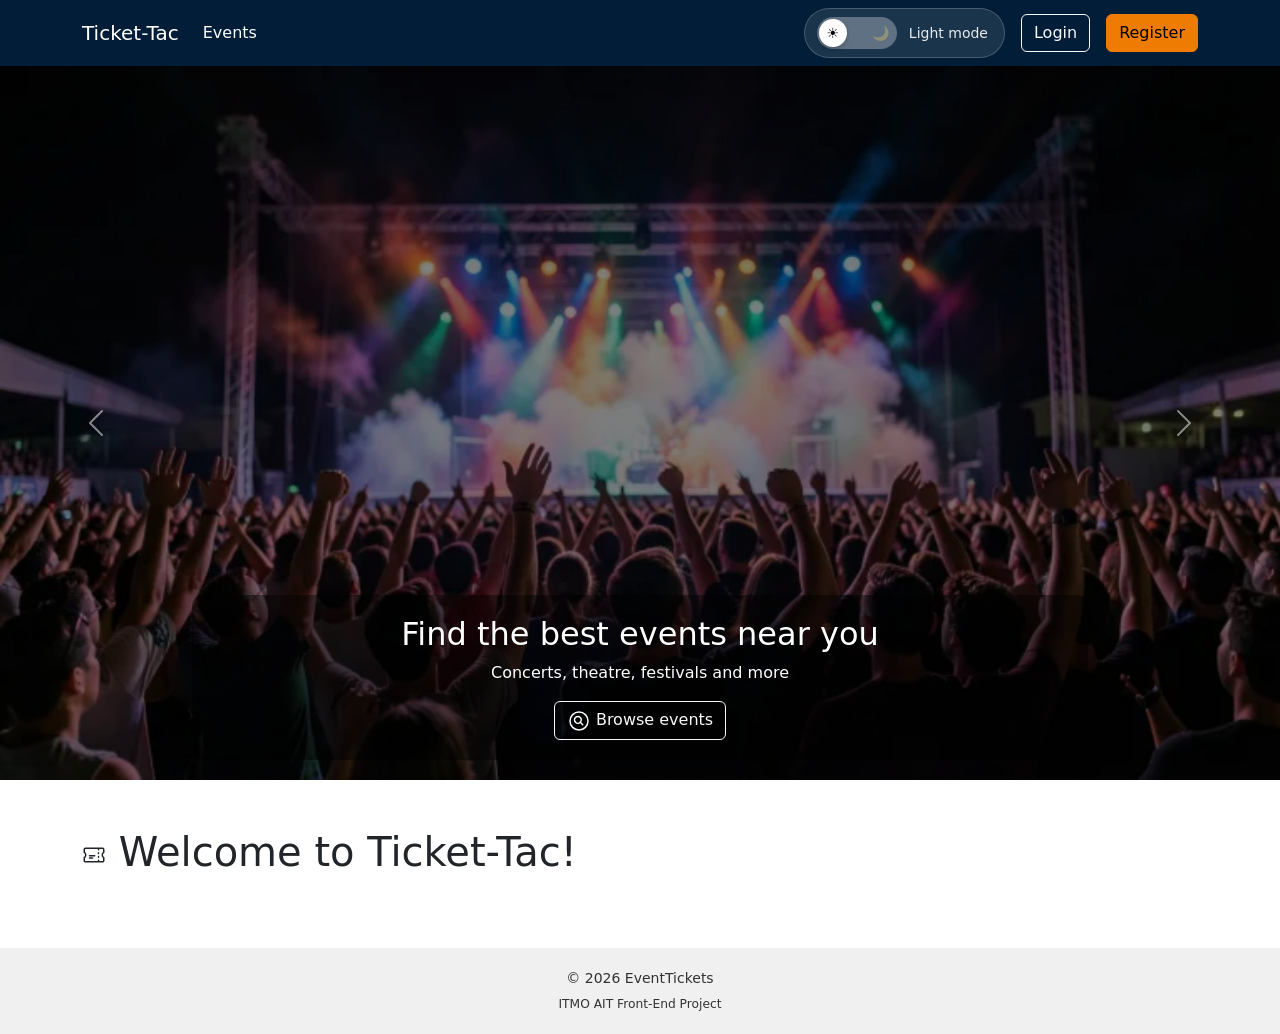
<file: J3211/Левандо Ксения/labs/lab1/index.html>
<!DOCTYPE html>
<html lang="en">
<head>
    <meta charset="UTF-8">
    <meta name="viewport" content="width=device-width, initial-scale=1.0">
    <meta name="description" content="Buy event tickets online. Wide selection of events: concert, festivals, sports event etc. Fast checkout, secure payment, instant e-tickets.">
    <title> ticket-tac.com </title>
    <link href="https://cdn.jsdelivr.net/npm/bootstrap@5.3.8/dist/css/bootstrap.min.css" rel="stylesheet" integrity="sha384-sRIl4kxILFvY47J16cr9ZwB07vP4J8+LH7qKQnuqkuIAvNWLzeN8tE5YBujZqJLB" crossorigin="anonymous">
    <link rel="stylesheet" href="css/themes.css">
    <link rel="stylesheet" href="css/style.css">
</head>
<body class="d-flex flex-column min-vh-100">
    <!-- Navigation -->
    <nav class="navbar navbar-expand-lg navbar-dark bg-dark">
        <div class="container">
            <a class="navbar-brand" href="index.html">Ticket-Tac</a>

            <button class="navbar-toggler" 
            type="button" 
            data-bs-toggle="collapse" 
            data-bs-target="#navMenu" 
            aria-label="Open navigation menu">
                <span class="navbar-toggler-icon" aria-hidden="true"></span>
            </button>

            <div class="collapse navbar-collapse" id="navMenu">
                <ul class="navbar-nav me-auto">
                    <li class="nav-item">
                        <a class="nav-link" href="events.html">Events</a>
                    </li>
                </ul>
                <!-- toggle theme -->
                <button onclick="toggleTheme()" class="theme-switch-alt" id="themeToggle" aria-label="Switch theme">
                    <div class="theme-switch-alt-container">
                        <div class="theme-switch-alt-icons">
                            <span class="theme-icon-sun">☀️</span>
                            <span class="theme-icon-moon">🌙</span>
                        </div>
                        <div class="theme-switch-alt-track">
                            <div class="theme-switch-alt-thumb">
                                <span id="themeIconAlt" class="theme-icon-active">☀️</span>
                            </div>
                        </div>
                    </div>
                    <span id="themeTextAlt" class="theme-text-alt">Dark mode</span>
                </button>
                <div class="d-flex" id="authButtons">
                    <a href="login.html" class="btn btn-outline-light me-3">Login</a>
                    <a href="register.html" class="btn btn-warning">Register</a>
                </div>
            </div>
        </div>
    </nav>

    <!-- Content -->
    <!-- Carousel -->
     <div class="carousel-container">
     <div id="carouselExampleInterval" class="carousel slide" data-bs-ride="carousel">
            <div class="carousel-inner">
                <div class="carousel-item active" data-bs-interval="5000">
                <img src="assets/img1-1.webp" class="d-block w-100 carousel-img" alt="" aria-hidden="true">
                <div class="carousel-caption">
                    <h2>Find the best events near you</h2>
                    <p>Concerts, theatre, festivals and more</p>
                <a href="events.html" class="btn btn-outline-light">
                            <!-- ! add a search icon -->
                            <svg class="icon" width="24" height="24">
                            <use xlink:href="sprite.svg#icon-magnifying-glass-circle"></use>
                            </svg>
                            Browse events
                </a>
            </div>
                </div>
                <div class="carousel-item" data-bs-interval="5000">
                <img src="assets/img4.webp" class="d-block w-100 carousel-img" alt="" aria-hidden="true">
                <div class="carousel-caption">
                    <h2>Book tickets in seconds</h2>
                    <p>Secure and simple booking process</p>
                </div>
                </div>
                <div class="carousel-item" data-bs-interval="5000">
                <img src="assets/img2.webp" class="d-block w-100 carousel-img" alt="" aria-hidden="true">
                <div class="carousel-caption">
                    <h2>Discover new experiences</h2>
                    <p>Your next event is waiting</p>
            </div>
                </div>
            </div>
            <button class="carousel-control-prev" type="button" data-bs-target="#carouselExampleInterval" data-bs-slide="prev">
                <span class="carousel-control-prev-icon" aria-hidden="true"></span>
                <span class="visually-hidden">Previous</span>
            </button>
            <button class="carousel-control-next" type="button" data-bs-target="#carouselExampleInterval" data-bs-slide="next">
                <span class="carousel-control-next-icon" aria-hidden="true"></span>
                <span class="visually-hidden">Next</span>
            </button>
        </div>
    </div>
    <main class="container my-5 flex-grow-1">
        <h1 class="mb-4"> 
                    <!-- add an icon -->
                    <svg class="icon" width="24" height="24">
                        <use xlink:href="sprite.svg#icon-ticket"></use>
                    </svg>
            Welcome to Ticket-Tac!</h1>
    </main>

  </div>
</section>




    <!-- Footer -->
     <footer class="site-footer mt-auto">
        <div class="container text-center">
            <p class="mb-1">© 2026 EventTickets</p>
            <small>ITMO AIT Front-End Project</small>
        </div>
    </footer>

    <!-- Add JS -->
    <script src="https://cdn.jsdelivr.net/npm/bootstrap@5.3.8/dist/js/bootstrap.bundle.min.js" integrity="sha384-FKyoEForCGlyvwx9Hj09JcYn3nv7wiPVlz7YYwJrWVcXK/BmnVDxM+D2scQbITxI" crossorigin="anonymous"></script>
    <script src="js/script.js"></script>
</body>
</html>
</file>
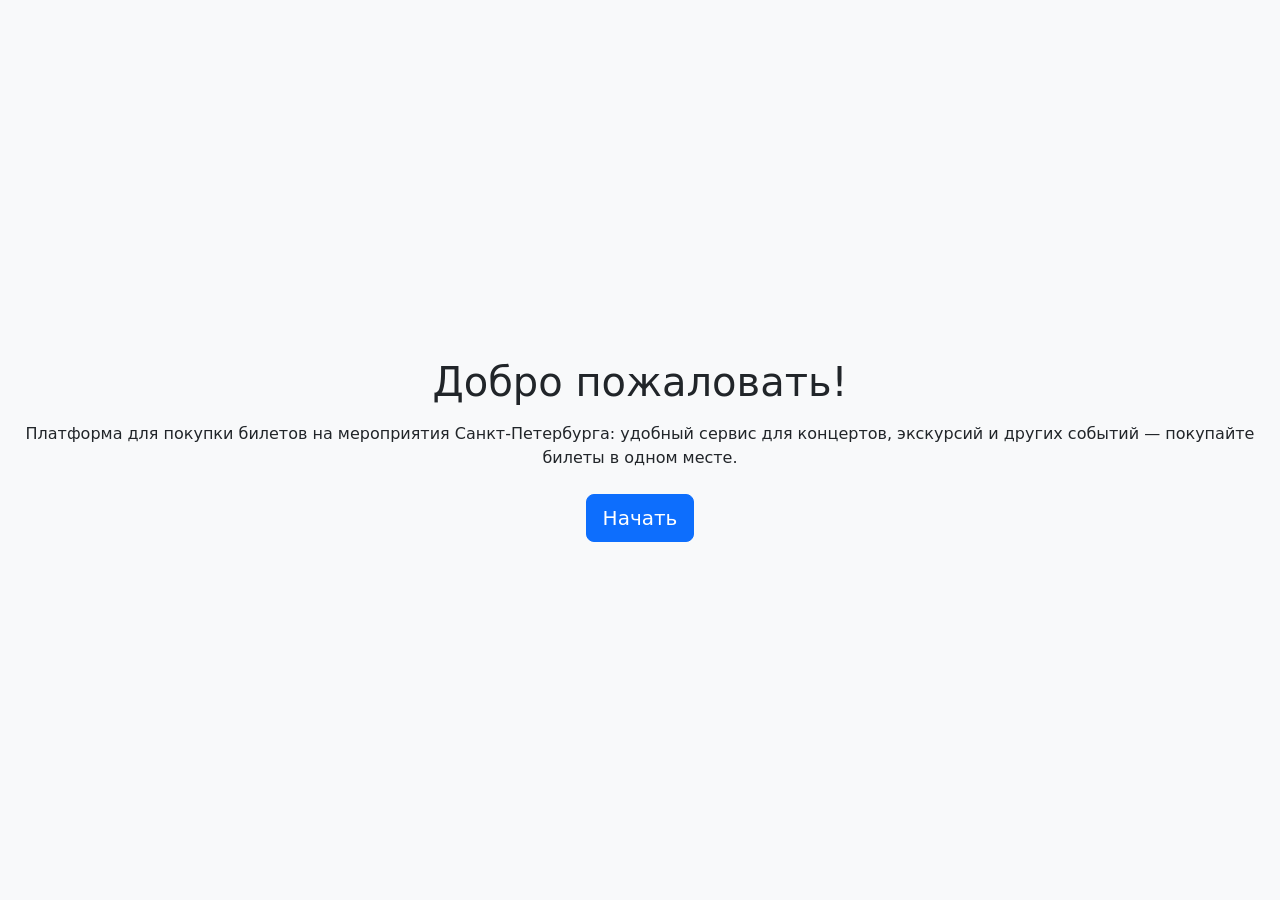
<file: J3213/Автономова Ксения/homeworks/hw2/index.html>
<!DOCTYPE html>
<html lang="ru">
<head>
  <meta charset="UTF-8" />
  <meta name="viewport" content="width=device-width, initial-scale=1.0" />
  <title>Билеты Петербурга</title>
  <link
    href="https://cdn.jsdelivr.net/npm/bootstrap@5.3.0/dist/css/bootstrap.min.css"
    rel="stylesheet"
    integrity="sha384-9ndCyUaIbzAi2FUVXJi0CjmCapSmO7SnpJef0486qhLnuZ2cdeRhO02iuK6FUUVM"
    crossorigin="anonymous"
  />
  <link rel="stylesheet" href="css/style.css" />
</head>
<body>
  <a href="#maincontent" class="skip-link">Перейти к основному содержимому</a>
  <main id="maincontent" class="ticket-platform d-flex align-items-center justify-content-center" role="main">
    <div class="text-center p-4">
      <h1 class="mb-3">Добро пожаловать!</h1>
      <p class="mb-4">Платформа для покупки билетов на мероприятия Санкт‑Петербурга: удобный сервис для концертов, экскурсий и других событий — покупайте билеты в одном месте.</p>
      <a href="login.html" class="btn btn-primary btn-lg">Начать</a>
    </div>
  </main>

</body>
</html>
</file>
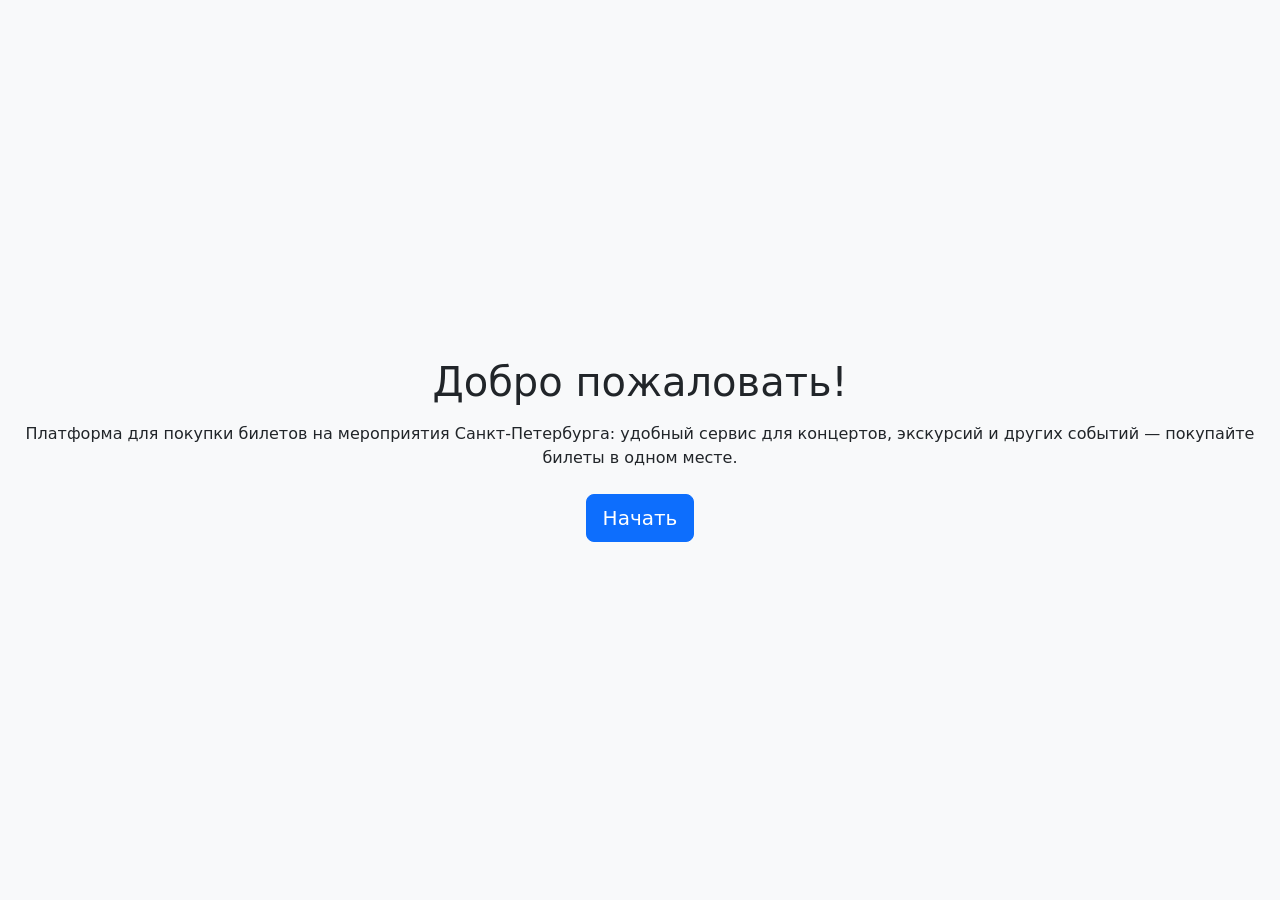
<file: J3213/Автономова Ксения/homeworks/hw3/index.html>
<!DOCTYPE html>
<html lang="ru">
<head>
  <meta charset="UTF-8" />
  <meta name="viewport" content="width=device-width, initial-scale=1.0" />
  <title>Билеты Петербурга</title>
  <link
    href="https://cdn.jsdelivr.net/npm/bootstrap@5.3.0/dist/css/bootstrap.min.css"
    rel="stylesheet"
    integrity="sha384-9ndCyUaIbzAi2FUVXJi0CjmCapSmO7SnpJef0486qhLnuZ2cdeRhO02iuK6FUUVM"
    crossorigin="anonymous"
  />
  <link rel="stylesheet" href="css/style.css" />
  <link rel="stylesheet" href="css/light.css" media="(prefers-color-scheme: light)">
  <link rel="stylesheet" href="css/dark.css" media="(prefers-color-scheme: dark)">
</head>
<body>
  <a href="#maincontent" class="skip-link">Перейти к основному содержимому</a>
  <main id="maincontent" class="ticket-platform d-flex align-items-center justify-content-center" role="main">
    <div class="text-center p-4">
      <h1 class="mb-3">Добро пожаловать!</h1>
      <p class="mb-4">Платформа для покупки билетов на мероприятия Санкт‑Петербурга: удобный сервис для концертов, экскурсий и других событий — покупайте билеты в одном месте.</p>
      <a href="login.html" class="btn btn-primary btn-lg">Начать</a>
    </div>
  </main>

</body>
</html>
</file>
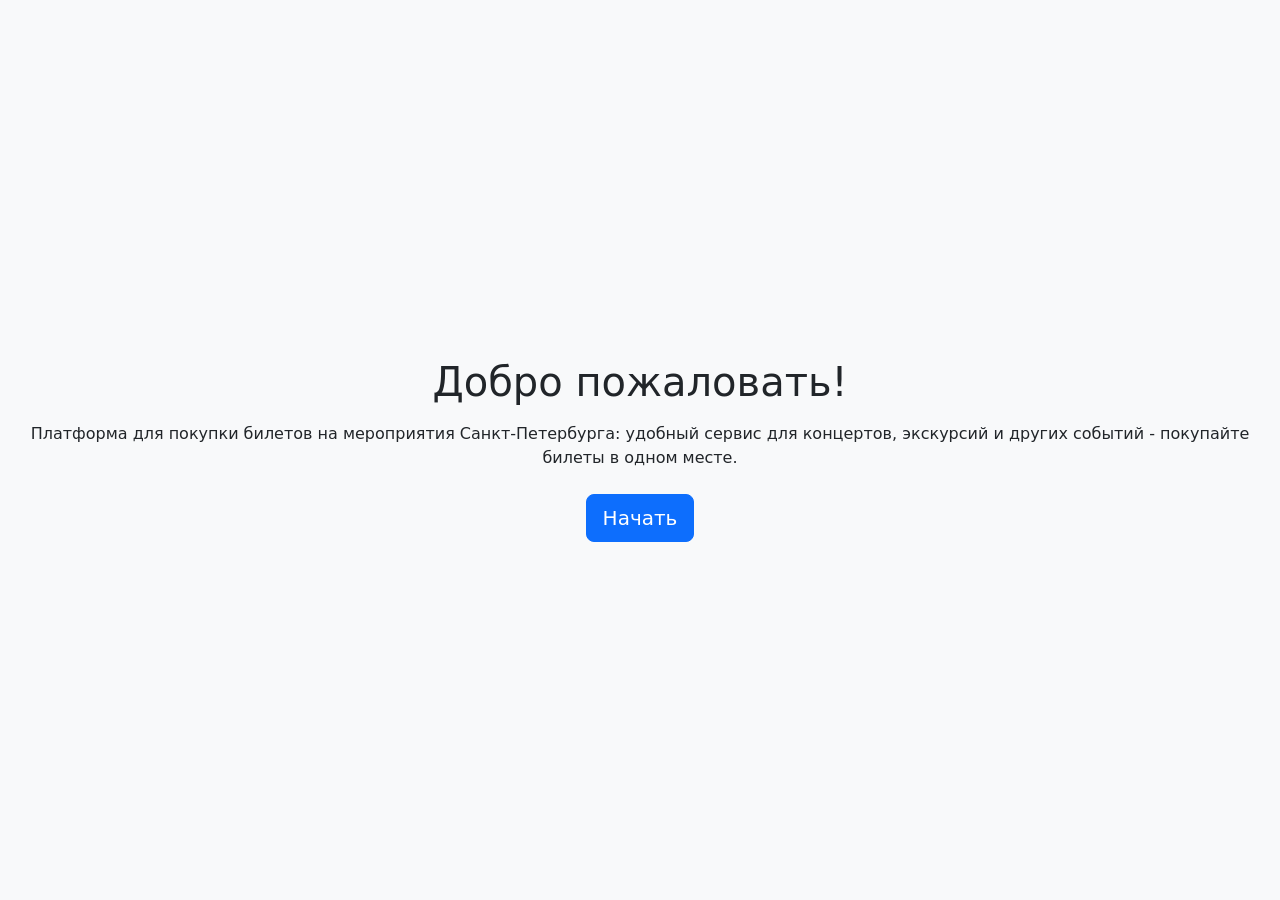
<file: J3213/Автономова Ксения/labs/lab1/index.html>
<!DOCTYPE html>
<html lang="ru">
<head>
  <meta charset="UTF-8" />
  <meta name="viewport" content="width=device-width, initial-scale=1.0" />
  <title>Билеты Петербурга</title>
  <link
    href="https://cdn.jsdelivr.net/npm/bootstrap@5.3.0/dist/css/bootstrap.min.css"
    rel="stylesheet"
    integrity="sha384-9ndCyUaP1hM60h3sDkkxIhP0qKkuYIWKkL8npK6RCAn+zCbyjQF9gIxWsfFS7AGc"
    crossorigin="anonymous"
  />
  <link rel="stylesheet" href="css/style.css" />
</head>
<body>
  <div class="ticket-platform d-flex align-items-center justify-content-center">
    <div class="text-center p-4">
      <h1 class="mb-3">Добро пожаловать!</h1>
      <p class="mb-4">Платформа для покупки билетов на мероприятия Санкт‑Петербурга: удобный сервис для концертов, экскурсий и других событий - покупайте билеты в одном месте.</p>
      <a href="login.html" class="btn btn-primary btn-lg">Начать</a>
    </div>
  </div>

</body>
</html>
</file>
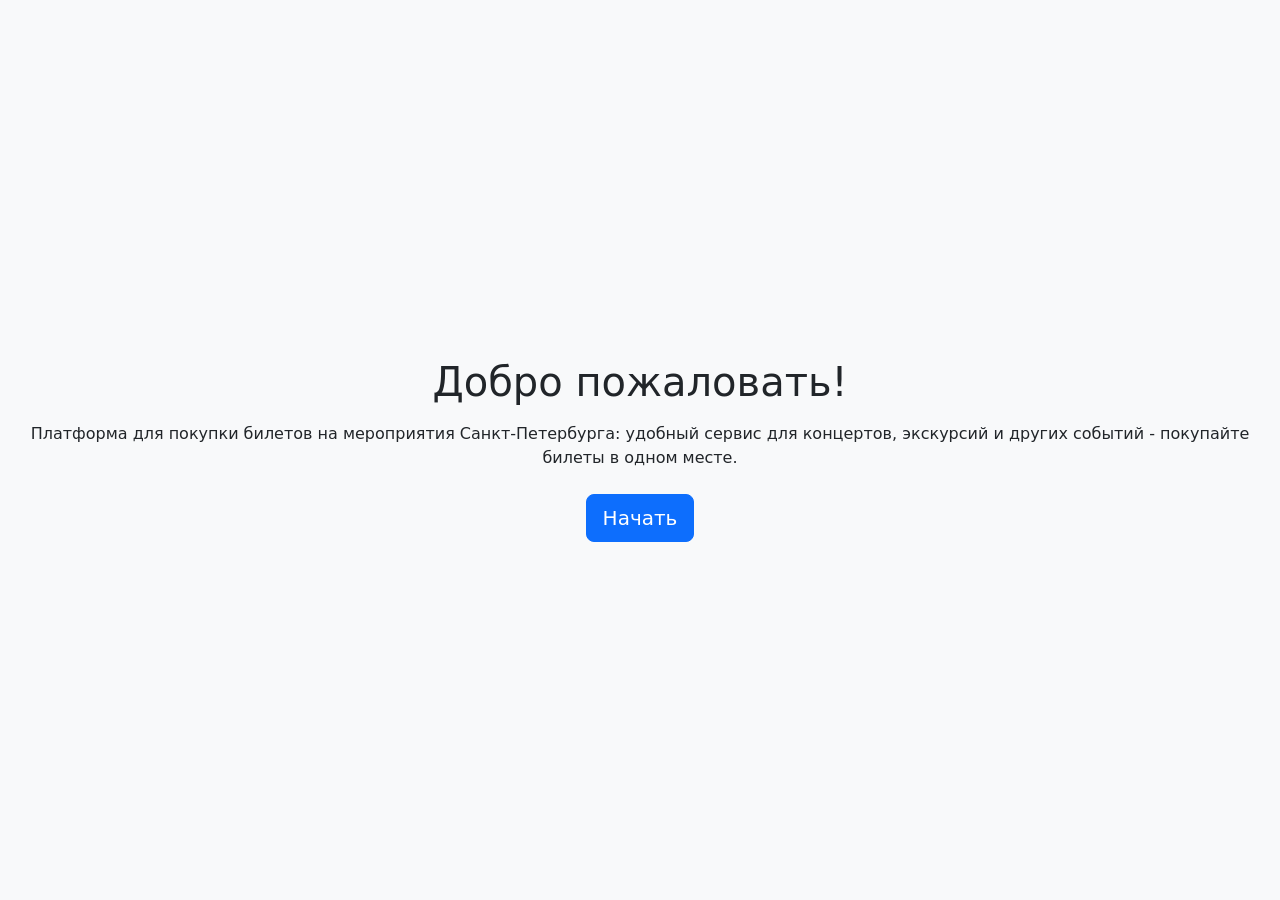
<file: J3213/Автономова Ксения/labs/lab2/index.html>
<!DOCTYPE html>
<html lang="ru">
<head>
  <meta charset="UTF-8" />
  <meta name="viewport" content="width=device-width, initial-scale=1.0" />
  <title>Билеты Петербурга</title>
  <link
    href="https://cdn.jsdelivr.net/npm/bootstrap@5.3.0/dist/css/bootstrap.min.css"
    rel="stylesheet"
    integrity="sha384-9ndCyUaIbzAi2FUVXJi0CjmCapSmO7SnpJef0486qhLnuZ2cdeRhO02iuK6FUUVM"
    crossorigin="anonymous"
  />
  <link rel="stylesheet" href="css/style.css" />
</head>
<body>
  <div class="ticket-platform d-flex align-items-center justify-content-center">
    <div class="text-center p-4">
      <h1 class="mb-3">Добро пожаловать!</h1>
      <p class="mb-4">Платформа для покупки билетов на мероприятия Санкт‑Петербурга: удобный сервис для концертов, экскурсий и других событий - покупайте билеты в одном месте.</p>
      <a href="login.html" class="btn btn-primary btn-lg">Начать</a>
    </div>
  </div>

</body>
</html>
</file>
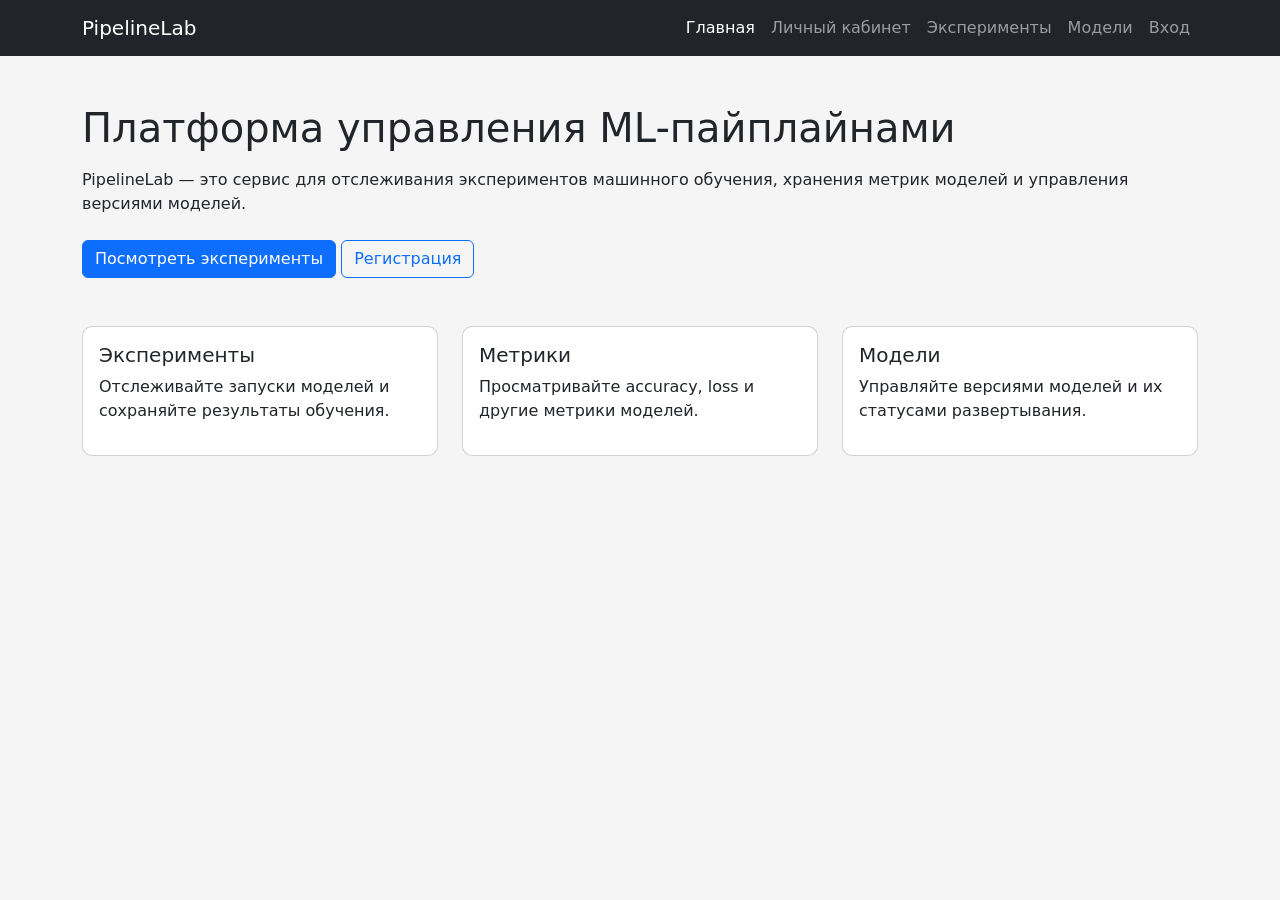
<file: J3213/Баранов Владимир/labs/lab1/index.html>
<!doctype html>
<html lang="ru">
    <head>
        <title>PipelineLab - Главная страница</title>
        <!-- Required meta tags -->
        <meta charset="utf-8" />
        <meta
            name="viewport"
            content="width=device-width, initial-scale=1, shrink-to-fit=no"
        />

        <!-- Bootstrap CSS v5.3.2 -->
        <link
            href="https://cdn.jsdelivr.net/npm/bootstrap@5.3.2/dist/css/bootstrap.min.css"
            rel="stylesheet"
            integrity="sha384-T3c6CoIi6uLrA9TneNEoa7RxnatzjcDSCmG1MXxSR1GAsXEV/Dwwykc2MPK8M2HN"
            crossorigin="anonymous"
        />
        <link rel="stylesheet" href="style.css">
    </head>

    <body>
        <header>
            <nav class="navbar navbar-expand-lg navbar-dark bg-dark">

                <div class="container">

                    <a class="navbar-brand" href="index.html">PipelineLab</a>

                    <button class="navbar-toggler" type="button" data-bs-toggle="collapse" data-bs-target="#navbarMenu">
                        <span class="navbar-toggler-icon"></span>
                    </button>

                    <div class="collapse navbar-collapse" id="navbarMenu">

                        <div class="navbar-nav ms-auto">
                            <a class="nav-link active" href="index.html">Главная</a>
                            <a class="nav-link" href="dashboard.html">Личный кабинет</a>
                            <a class="nav-link" href="experiments.html">Эксперименты</a>
                            <a class="nav-link" href="models.html">Модели</a>
                            <a class="nav-link" href="login.html">Вход</a>
                        </div>

                    </div>

                </div>

            </nav>
        </header>
        <main>
            <div class="container mt-5">

                <h1 class="mb-3">Платформа управления ML-пайплайнами</h1>

                <p class="mb-4">
                    PipelineLab — это сервис для отслеживания экспериментов машинного обучения,
                    хранения метрик моделей и управления версиями моделей.
                </p>

                <a href="experiments.html" class="btn btn-primary">Посмотреть эксперименты</a>
                <a href="register.html" class="btn btn-outline-primary">Регистрация</a>

            </div>

            <div class="container mt-5">

                <div class="row">

                    <div class="col-md-4">

                        <div class="card">
                            <div class="card-body">

                                <h5 class="card-title">Эксперименты</h5>

                                <p class="card-text">
                                    Отслеживайте запуски моделей и сохраняйте результаты обучения.
                                </p>

                                <a href="experiments.html" class="stretched-link"></a>

                            </div>
                        </div>

                    </div>

                    <div class="col-md-4">

                            <div class="card">
                                <div class="card-body">
                                    <h5 class="card-title">Метрики</h5>
                                    <p class="card-text">
                                        Просматривайте accuracy, loss и другие метрики моделей.
                                    </p>

                                    <a href="experiments.html" class="stretched-link"></a>

                                </div>
                            </div>

                    </div>

                    <div class="col-md-4">

                        <div class="card">
                            <div class="card-body">
                                <h5 class="card-title">Модели</h5>
                                <p class="card-text">
                                    Управляйте версиями моделей и их статусами развертывания.
                                </p>

                                <a href="models.html" class="stretched-link"></a>

                            </div>
                        </div>

                    </div>

                </div>

            </div>
        </main>
        <footer>
        </footer>
        <!-- Bootstrap JavaScript Libraries -->
        <script
            src="https://cdn.jsdelivr.net/npm/@popperjs/core@2.11.8/dist/umd/popper.min.js"
            integrity="sha384-I7E8VVD/ismYTF4hNIPjVp/Zjvgyol6VFvRkX/vR+Vc4jQkC+hVqc2pM8ODewa9r"
            crossorigin="anonymous"
        ></script>

        <script
            src="https://cdn.jsdelivr.net/npm/bootstrap@5.3.2/dist/js/bootstrap.min.js"
            integrity="sha384-BBtl+eGJRgqQAUMxJ7pMwbEyER4l1g+O15P+16Ep7Q9Q+zqX6gSbd85u4mG4QzX+"
            crossorigin="anonymous"
        ></script>
    </body>
</html>
</file>
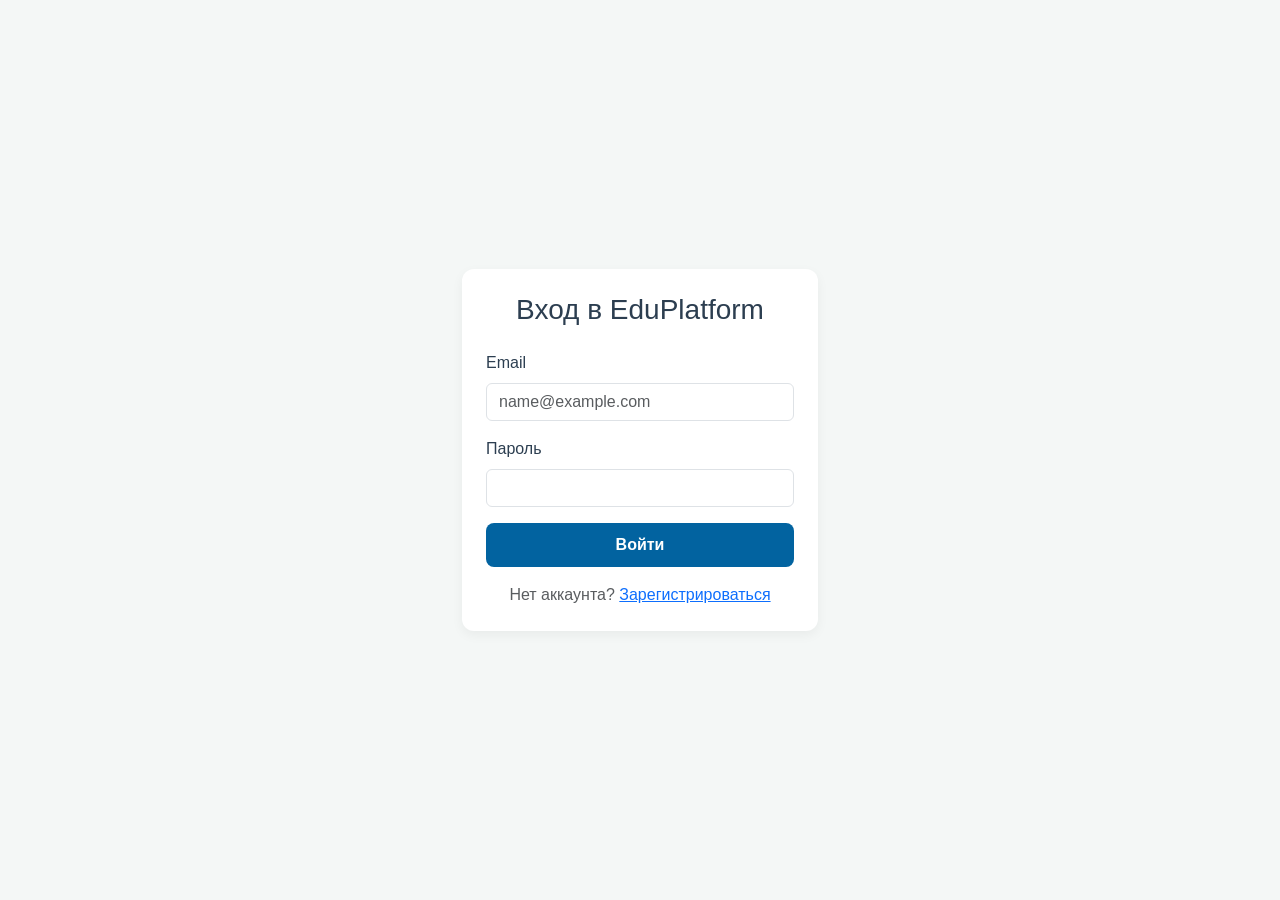
<file: J3210/Бровкин Аким/homeworks/hw2/public/index.html>
<!DOCTYPE html>
<html lang="ru">
<head>
    <meta charset="UTF-8">
    <meta name="viewport" content="width=device-width, initial-scale=1.0">
    <title>Вход - EduPlatform</title>
    <link href="https://cdn.jsdelivr.net/npm/bootstrap@5.3.0/dist/css/bootstrap.min.css" rel="stylesheet">
    <link rel="stylesheet" href="css/style.css">
</head>
<body>
    <main class="auth-wrapper">
        <div class="container">
            <div class="row justify-content-center">
                <div class="col-md-4">
                    <div class="edu-card p-4">
                        <h3 class="text-center mb-4">Вход в EduPlatform</h3>
                        <form id="loginForm">
                            <div class="mb-3">
                                <label class="form-label" for="email">Email</label>
                                <input type="email" id="email" class="form-control" placeholder="name@example.com" required>
                            </div>
                            <div class="mb-3">
                                <label class="form-label" for="password">Пароль</label>
                                <input type="password" id="password" class="form-control" required>
                            </div>
                            <button type="submit" class="btn-brand w-100">Войти</button>
                        </form>
                        <div class="text-center mt-3">
                            <span class="text-muted">Нет аккаунта?</span> <a href="register.html">Зарегистрироваться</a>
                        </div>
                    </div>
                </div>
            </div>
        </div>
    </main>

    <script>
        document.getElementById('loginForm').addEventListener('submit', async function(e) {
            e.preventDefault();
            const email = document.getElementById('email').value;
            const password = document.getElementById('password').value;

            try {
                const response = await fetch(`http://localhost:3000/users?email=${email}&password=${password}`);
                const users = await response.json();

                if (users.length > 0) {
                    localStorage.setItem('user', JSON.stringify(users[0]));
                    window.location.href = 'dashboard.html';
                } else {
                    alert('Неверный email или пароль!');
                }
            } catch (error) {
                console.error('Ошибка:', error);
                alert('Сервер недоступен.');
            }
        });
    </script>
</body>
</html>
</file>
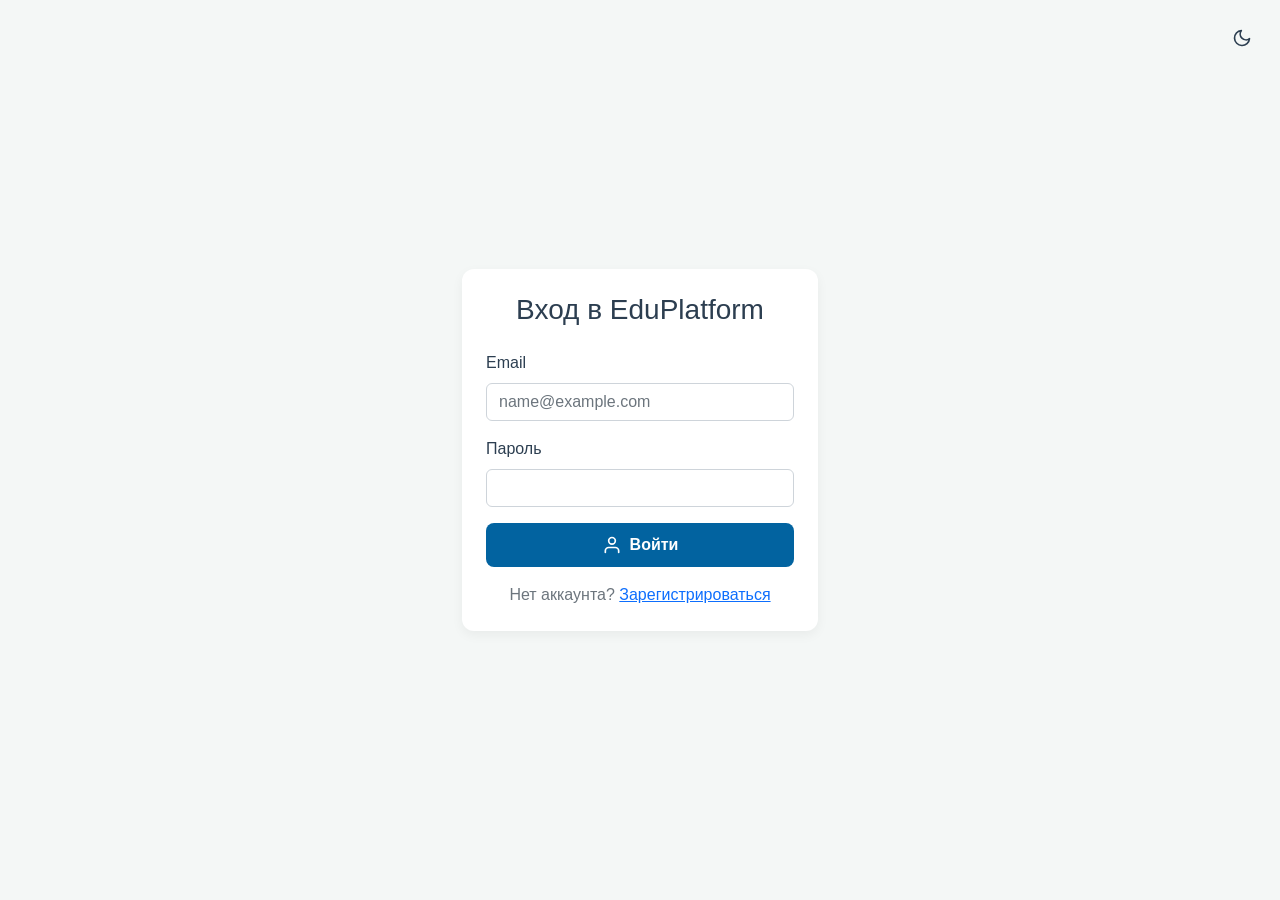
<file: J3210/Бровкин Аким/homeworks/hw4/public/index.html>
<!DOCTYPE html>
<html lang="ru">
<head>
    <meta charset="UTF-8">
    <meta name="viewport" content="width=device-width, initial-scale=1.0">
    <title>Вход - EduPlatform</title>
    <link href="https://cdn.jsdelivr.net/npm/bootstrap@5.3.0/dist/css/bootstrap.min.css" rel="stylesheet">
    <link rel="stylesheet" href="css/style.css">
    <script>
        const savedTheme = localStorage.getItem('theme') || 'light';
        document.documentElement.setAttribute('data-theme', savedTheme);
    </script>
</head>
<body>
    <main class="auth-wrapper">
        <div class="theme-toggle-wrapper-auth">
            <button id="themeToggle" class="theme-toggle-btn" aria-label="Переключить тему">
                <svg class="icon"><use href="sprite.svg#icon-theme"></use></svg>
            </button>
        </div>
        <div class="container">
            <div class="row justify-content-center">
                <div class="col-md-4">
                    <div class="edu-card p-4">
                        <h3 class="text-center mb-4">Вход в EduPlatform</h3>
                        <form id="loginForm">
                            <div class="mb-3">
                                <label class="form-label" for="email">Email</label>
                                <input type="email" id="email" class="form-control" placeholder="name@example.com" required>
                            </div>
                            <div class="mb-3">
                                <label class="form-label" for="password">Пароль</label>
                                <input type="password" id="password" class="form-control" required>
                            </div>
                            <button type="submit" class="btn-brand w-100">
                                <svg class="icon me-2"><use href="sprite.svg#icon-user"></use></svg>Войти
                            </button>
                        </form>
                        <div class="text-center mt-3">
                            <span class="text-muted">Нет аккаунта?</span> <a href="register.html">Зарегистрироваться</a>
                        </div>
                    </div>
                </div>
            </div>
        </div>
    </main>

    <script>
        document.getElementById('loginForm').addEventListener('submit', async function(e) {
            e.preventDefault();
            const email = document.getElementById('email').value;
            const password = document.getElementById('password').value;

            try {
                const response = await fetch(`http://localhost:3000/users?email=${email}&password=${password}`);
                const users = await response.json();

                if (users.length > 0) {
                    localStorage.setItem('user', JSON.stringify(users[0]));
                    window.location.href = 'dashboard.html';
                } else {
                    alert('Неверный email или пароль!');
                }
            } catch (error) {
                console.error('Ошибка:', error);
                alert('Сервер недоступен.');
            }
        });

        document.getElementById('themeToggle').addEventListener('click', function() {
            const currentTheme = document.documentElement.getAttribute('data-theme');
            const newTheme = currentTheme === 'dark' ? 'light' : 'dark';
            document.documentElement.setAttribute('data-theme', newTheme);
            localStorage.setItem('theme', newTheme);
        });
    </script>
</body>
</html>
</file>
<file: J3211/Левандо Ксения/labs/lab1/css/themes.css>
:root {
    --bg-color: #ffffff;
    --text-color: #212529;
    --card-bg: #ffffff;
    --border-color: #dee2e6;

    --muted-color: #6c757d;

    --input-bg: #ffffff;
    --input-text: #212529;
    --placeholder-color: #6c757d;

    --navbar-bg: #011d38;
    --navbar-text: #ffffff;
    --footer-bg:#f0f0f0;
    --btn-primary: #0d6efd;
    --btn-success: #5cb85c;
    --btn-warning: rgb(239, 124, 2);
    --table-color: #ffffff;
    --card-img-color: #f0f0f0;
}

/* dark theme */
[data-theme="dark"] {
    --bg-color: #121212;
    --text-color: #f1f1f1;

    --border-color: #333;

    --muted-color: #aaaaaa;

    --input-bg: #1e1e1e;
    --input-text: #ffffff;
    --placeholder-color: #aaaaaa;

    --card-bg: #1e1e1e;
    --navbar-bg: #000000;
    --navbar-text: #ffffff;
    --footer-bg:#000000;
    --btn-primary: #010228;
    --btn-success: #203d24;
    --btn-warning: rgb(235, 207, 134);
    --table-color: #aaaaaa;
    --card-img-color: #090909;
}
</file>
<file: J3211/Левандо Ксения/labs/lab1/css/style.css>
body {
	margin: 0;
    background-color: var(--bg-color);
    color: var(--text-color);
}

.site-footer {
  padding: 20px;
  font-size: 14px;
  color: #333;
}
.bg-dark {
    background-color: #07132f !important;
}

.btn-warning {
    background-color: #ff7a00;
    border-color: #ff7a00;
}

.carousel-img{
    object-fit: cover;
    filter: brightness(50%)
}

.carousel-caption {
    background: rgba(0,0,0,0.45);
    padding: 20px;
    border-radius: 10px;
}

.card-img-top {
    width: 100%;
    height: 400px;
    object-fit: cover;
    background-color: var(--card-img-color)
    /* background-color: #f0f0f0; */
}

/* cards */
.card {
    background-color: var(--card-bg);
    color: var(--text-color);
    border-color: var(--border-color);
}
.text-muted {
    color: var(--muted-color) !important;
}
/* navbar */
.navbar {
    background-color: var(--navbar-bg) !important;
}

.navbar .nav-link,
.navbar-brand {
    color: var(--navbar-text) !important;
}

/* buttons */
.btn-primary,
.bg-info {
    background-color: var(--btn-primary) !important;
    border-color: var(--btn-primary);
}
.btn-success {
    background-color: var(--btn-success);
    border-color: var(--btn-success);
}
.btn-warning {
    background-color: var(--btn-warning);
    border-color: var(--btn-warning);
}

/* modal */
.modal-content,
.modal-body {
    background-color: var(--card-bg);
    color: var(--text-color);
}
.table{
    --bs-table-bg: var(--table-color);
}

/* inputs */
.form-control,
.form-select{
    background-color: var(--input-bg);
    color: var(--input-text);
    border-color: var(--border-color);
}
.form-label{
    color: var(--muted-color) !important;
}

/* placeholder */
::placeholder {
    color: var(--placeholder-color) !important;
    opacity: 1;
}

/* footer */
footer {
    background-color: var(--footer-bg);
    color: var(--navbar-text);
}

/* switch theme button */
.theme-switch-alt {
    display: inline-flex;
    align-items: center;
    gap: 12px;
    background: rgba(255, 255, 255, 0.1);
    border: 1px solid rgba(255, 255, 255, 0.2);
    border-radius: 40px;
    padding: 8px 16px 8px 12px;
    cursor: pointer;
    transition: all 0.3s ease;
    margin-right: 16px;
}

.theme-switch-alt:hover {
    background: rgba(255, 255, 255, 0.2);
    border-color: rgba(255, 255, 255, 0.3);
    transform: translateY(-1px);
}

.theme-switch-alt-container {
    position: relative;
    width: 80px;
    height: 32px;
}

/* for static icons */
.theme-switch-alt-icons {
    position: absolute;
    top: 0;
    left: 0;
    width: 100%;
    height: 100%;
    display: flex;
    justify-content: space-between;
    align-items: center;
    padding: 0 8px;
    pointer-events: none;  /* clicks go through icons */
}

.theme-icon-sun,
.theme-icon-moon {
    font-size: 14px;
    opacity: 0.6;
    transition: opacity 0.3s ease;
}

/* switch track */
.theme-switch-alt-track {
    width: 100%;
    height: 100%;
    background: rgba(255, 255, 255, 0.3);
    border-radius: 40px;
    position: relative;
    transition: all 0.3s ease;
}

/* thumb */
.theme-switch-alt-thumb {
    width: 28px;
    height: 28px;
    background: white;
    border-radius: 50%;
    position: absolute;
    top: 2px;
    left: 2px;
    transition: transform 0.3s ease;
    display: flex;
    align-items: center;
    justify-content: center;
    box-shadow: 0 2px 4px rgba(0, 0, 0, 0.2);
    z-index: 2;
}

/* icon inside of a thumb */
.theme-icon-active {
    font-size: 14px;
    transition: transform 0.3s ease;
}

/* text */
.theme-text-alt {
    font-size: 14px;
    font-weight: 500;
    color: rgba(255, 255, 255, 0.9);
    transition: color 0.3s ease;
}

/* dark theme */
[data-theme="dark"] .theme-switch-alt {
    background: rgba(90, 90, 90, 0.405);
    border-color: rgba(255, 255, 255, 0.1);
}

[data-theme="dark"] .theme-switch-alt:hover {
    background: rgba(0, 0, 0, 0.4);
    border-color: rgba(255, 255, 255, 0.2);
}

[data-theme="dark"] .theme-switch-alt-track {
    background: rgba(255, 255, 255, 0.2);
}

/* thumb moves to the right */
[data-theme="dark"] .theme-switch-alt-thumb {
    transform: translateX(48px);  /* 80 - 28 (width of thumb) - 2 -2*/
    background: #1a1a2e;
}

/* active icon changes */
[data-theme="dark"] .theme-icon-active {
    transform: rotate(360deg);
}

/* static icons fade */
[data-theme="dark"] .theme-icon-sun {
    opacity: 0.3;
}

[data-theme="dark"] .theme-icon-moon {
    opacity: 1;
}

.theme-icon-sun {
    opacity: 1;
}

.theme-icon-moon {
    opacity: 0.3;
}

/* text */
[data-theme="dark"] .theme-text-alt {
    color: rgba(255, 255, 255, 0.9);
}

/* animation by hovering */
.theme-switch-alt:hover .theme-switch-alt-thumb {
    transform: scale(1.05);
}

[data-theme="dark"] .theme-switch-alt:hover .theme-switch-alt-thumb {
    transform: translateX(48px) scale(1.05);
}

@media (max-width: 991.98px) {
    .theme-switch-alt {
        margin-right: 0;
        margin-bottom: 12px;
        width: fit-content;
    }
    
    #authButtons {
        flex-wrap: wrap;
        gap: 8px;
    }
    
    #authButtons .btn {
        margin-right: 0 !important;
    }
}

.icon {
    width: 24px;
    height: 24px;
    stroke: currentColor;  /* inherits text color */
    stroke-width: 1.5;
    fill: none;
}

.icon-scaling:hover {
    stroke-width: 2;
    transform: scale(1.05);
}

.badge {
    display: inline-flex;
    align-items: center;
    gap: 6px;
}

.badge svg {
    fill: currentColor;
    stroke: none;
}
</file>
<file: J3213/Автономова Ксения/homeworks/hw2/css/style.css>
:root {
  --tp-primary: #0d6efd;
  --tp-secondary: #f8f9fa;
  --tp-dark: #0d6efd;
  --tp-light: #ffffff;
  --tp-accent: #dc3545;
}

.ticket-platform {
  font-family: system-ui, -apple-system, "Segoe UI", Roboto, Helvetica, Arial,
    sans-serif;
  background-color: var(--tp-secondary);
  min-height: 100vh;
  display: flex;
  flex-direction: column;
}

.ticket-platform__header {
  background-color: var(--tp-primary);
  color: var(--tp-light);
  padding: 1rem;
}
.ticket-platform__header .navbar-brand {
  font-weight: 700;
  color: var(--tp-light);
}
.ticket-platform__header .nav-link {
  color: var(--tp-light);
}
.ticket-platform__header .nav-link:hover,
.ticket-platform__header .nav-link:focus {
  color: var(--tp-accent);
}

.ticket-platform__footer {
  background-color: var(--tp-primary);
  color: var(--tp-light);
  padding: 1rem;
  margin-top: auto;
  text-align: center;
  font-size: 0.875rem;
}

.ticket-platform__form {
  max-width: 420px;
  margin: 2rem auto;
  padding: 2rem;
  background-color: var(--tp-light);
  border-radius: 0.5rem;
  box-shadow: 0 0.25rem 0.5rem rgba(0, 0, 0, 0.1);
}
.ticket-platform__form-title {
  margin-bottom: 1rem;
  text-align: center;
}

.ticket-platform__card {
  transition: transform 0.2s ease-in-out;
}
.ticket-platform__card:hover {
  transform: translateY(-3px);
}

.ticket-platform__event-image {
  height: 180px;
  object-fit: cover;
  border-top-left-radius: 0.5rem;
  border-top-right-radius: 0.5rem;
}

.ticket-platform__hall {
  display: grid;
  grid-template-columns: repeat(10, 1fr);
  gap: 4px;
  max-width: 600px;
  margin: 1rem auto;
}
.ticket-platform__seat {
  background-color: var(--tp-primary);
  width: 100%;
  padding-top: 100%;
  position: relative;
  border-radius: 4px;
  cursor: pointer;
  transition: background-color 0.2s ease;
}
.ticket-platform__seat:hover {
  background-color: var(--tp-accent);
}
.ticket-platform__seat--selected {
  background-color: var(--tp-accent);
}
.ticket-platform__seat::after {
  content: "";
  position: absolute;
  top: 0;
  left: 0;
  right: 0;
  bottom: 0;
  border-radius: 4px;
}

.ticket-platform__seat--taken {

  background-color: #6c757d;
  cursor: not-allowed;
  color: var(--tp-light);
}

.ticket-platform__list {
  list-style: none;
  padding: 0;
  margin: 0;
}
.ticket-platform__list-item {
  padding: 1rem;
  background-color: var(--tp-light);
  border: 1px solid #dee2e6;
  border-radius: 0.5rem;
  margin-bottom: 0.75rem;
}

.ticket-platform__text-truncate {
  overflow: hidden;
  text-overflow: ellipsis;
  white-space: nowrap;
}
.ticket-platform__text-wrap {
  word-break: break-word;
}

@media (max-width: 576px) {
  .ticket-platform__hall {
    grid-template-columns: repeat(5, 1fr);
  }
}
@media (min-width: 768px) {
  .ticket-platform__container {
    max-width: 720px;
  }
}

.skip-link {
  position: absolute;
  top: -40px;
  left: 0;
  background-color: var(--tp-primary);
  color: var(--tp-light);
  padding: 0.5rem 1rem;
  z-index: 1000;
  text-decoration: none;
  border-radius: 0 0 4px 0;
  transition: top 0.2s ease-in-out;
}
.skip-link:focus {
  top: 0;
}
</file>
<file: J3213/Автономова Ксения/homeworks/hw3/css/style.css>
:root {
  --tp-primary: #0d6efd;
  --tp-secondary: #f8f9fa;
  --tp-dark: #0d6efd;
  --tp-light: #ffffff;
  --tp-accent: #dc3545;
  --tp-border-color: #dee2e6;
  --tp-seat-taken: #6c757d;
  --tp-text-color: #212529;
  --tp-card-bg: var(--tp-light);
}

body {
  background-color: var(--tp-secondary);
  color: var(--tp-text-color);
}

.ticket-platform {
  color: var(--tp-text-color);
  font-family: system-ui, -apple-system, "Segoe UI", Roboto, Helvetica, Arial,
    sans-serif;
  background-color: var(--tp-secondary);
  min-height: 100vh;
  display: flex;
  flex-direction: column;
}

.ticket-platform__header {
  background-color: var(--tp-primary);
  color: var(--tp-light);
  padding: 1rem;
}
.ticket-platform__header .navbar-brand {
  font-weight: 700;
  color: var(--tp-light);
}
.ticket-platform__header .nav-link {
  color: var(--tp-light);
}
.ticket-platform__header .nav-link:hover,
.ticket-platform__header .nav-link:focus {
  color: var(--tp-accent);
}

.ticket-platform__footer {
  background-color: var(--tp-primary);
  color: var(--tp-light);
  padding: 1rem;
  margin-top: auto;
  text-align: center;
  font-size: 0.875rem;
}

.ticket-platform__form {
  max-width: 420px;
  margin: 2rem auto;
  padding: 2rem;
  background-color: var(--tp-card-bg);
  border-radius: 0.5rem;
  box-shadow: 0 0.25rem 0.5rem rgba(0, 0, 0, 0.1);
}
.ticket-platform__form-title {
  margin-bottom: 1rem;
  text-align: center;
}

.ticket-platform__card {
  transition: transform 0.2s ease-in-out;
  background-color: var(--tp-card-bg);
  border: 1px solid var(--tp-border-color);
  color: var(--tp-text-color);
}
.ticket-platform__card:hover {
  transform: translateY(-3px);
}

.ticket-platform__event-image {
  height: 180px;
  object-fit: cover;
  border-top-left-radius: 0.5rem;
  border-top-right-radius: 0.5rem;
}

.ticket-platform__hall {
  display: grid;
  grid-template-columns: repeat(10, 1fr);
  gap: 4px;
  max-width: 600px;
  margin: 1rem auto;
}
.ticket-platform__seat {
  background-color: var(--tp-primary);
  width: 100%;
  padding-top: 100%;
  position: relative;
  border-radius: 4px;
  cursor: pointer;
  transition: background-color 0.2s ease;
}
.ticket-platform__seat:hover {
  background-color: var(--tp-accent);
}
.ticket-platform__seat--selected {
  background-color: var(--tp-accent);
}
.ticket-platform__seat::after {
  content: "";
  position: absolute;
  top: 0;
  left: 0;
  right: 0;
  bottom: 0;
  border-radius: 4px;
}

.ticket-platform__seat--taken {
  background-color: var(--tp-seat-taken);
  cursor: not-allowed;
  color: var(--tp-light);
}

.ticket-platform__list {
  list-style: none;
  padding: 0;
  margin: 0;
}
.ticket-platform__list-item {
  padding: 1rem;
  background-color: var(--tp-card-bg);
  border: 1px solid var(--tp-border-color);
  border-radius: 0.5rem;
  margin-bottom: 0.75rem;
}

.ticket-platform__text-truncate {
  overflow: hidden;
  text-overflow: ellipsis;
  white-space: nowrap;
}
.ticket-platform__text-wrap {
  word-break: break-word;
}

@media (max-width: 576px) {
  .ticket-platform__hall {
    grid-template-columns: repeat(5, 1fr);
  }
}
@media (min-width: 768px) {
  .ticket-platform__container {
    max-width: 720px;
  }
}

.skip-link {
  position: absolute;
  top: -40px;
  left: 0;
  background-color: var(--tp-primary);
  color: var(--tp-light);
  padding: 0.5rem 1rem;
  z-index: 1000;
  text-decoration: none;
  border-radius: 0 0 4px 0;
  transition: top 0.2s ease-in-out;
}
.skip-link:focus {
  top: 0;
}
</file>
<file: J3213/Автономова Ксения/homeworks/hw3/css/light.css>
:root {
  --tp-primary: #0d6efd;
  --tp-secondary: #f8f9fa;
  --tp-dark: #0d6efd;
  --tp-light: #ffffff;
  --tp-accent: #dc3545;
  --tp-border-color: #dee2e6;
  --tp-seat-taken: #6c757d;
  --tp-text-color: #212529;
  --tp-card-bg: var(--tp-light);

  --bs-body-bg: var(--tp-secondary);
  --bs-body-color: var(--tp-text-color);
  --bs-heading-color: var(--tp-text-color);
  --bs-link-color: var(--tp-primary);
  --bs-link-hover-color: var(--tp-accent);
}
</file>
<file: J3213/Автономова Ксения/homeworks/hw3/css/dark.css>
:root {
  --tp-primary: #0d6efd;
  --tp-secondary: #212529;
  --tp-dark: #0d6efd;
  --tp-light: #f8f9fa;
  --tp-accent: #dc3545;
  --tp-border-color: #444444;
  --tp-seat-taken: #495057;
  --tp-text-color: #f8f9fa;
  --tp-card-bg: #343a40;

  --bs-body-bg: var(--tp-secondary);
  --bs-body-color: var(--tp-text-color);
  --bs-heading-color: var(--tp-text-color);
  --bs-link-color: var(--tp-light);
  --bs-link-hover-color: var(--tp-accent);
}

body .text-muted {
  color: var(--tp-light) !important;
}

body .form-control,
body .form-select {
  background-color: var(--tp-card-bg);
  color: var(--tp-text-color);
  border-color: var(--tp-border-color);
}
body .form-control::placeholder {
  color: var(--tp-light);
}
</file>
<file: J3213/Автономова Ксения/labs/lab1/css/style.css>
:root {
  --tp-primary: #0d6efd;
  --tp-secondary: #f8f9fa;
  --tp-dark: #0d6efd;
  --tp-light: #ffffff;
  --tp-accent: #dc3545;
}

.ticket-platform {
  font-family: system-ui, -apple-system, "Segoe UI", Roboto, Helvetica, Arial,
    sans-serif;
  background-color: var(--tp-secondary);
  min-height: 100vh;
  display: flex;
  flex-direction: column;
}

.ticket-platform__header {
  background-color: var(--tp-primary);
  color: var(--tp-light);
  padding: 1rem;
}
.ticket-platform__header .navbar-brand {
  font-weight: 700;
  color: var(--tp-light);
}
.ticket-platform__header .nav-link {
  color: var(--tp-light);
}
.ticket-platform__header .nav-link:hover,
.ticket-platform__header .nav-link:focus {
  color: var(--tp-accent);
}

.ticket-platform__footer {
  background-color: var(--tp-primary);
  color: var(--tp-light);
  padding: 1rem;
  margin-top: auto;
  text-align: center;
  font-size: 0.875rem;
}

.ticket-platform__form {
  max-width: 420px;
  margin: 2rem auto;
  padding: 2rem;
  background-color: var(--tp-light);
  border-radius: 0.5rem;
  box-shadow: 0 0.25rem 0.5rem rgba(0, 0, 0, 0.1);
}
.ticket-platform__form-title {
  margin-bottom: 1rem;
  text-align: center;
}

.ticket-platform__card {
  transition: transform 0.2s ease-in-out;
}
.ticket-platform__card:hover {
  transform: translateY(-3px);
}

.ticket-platform__event-image {
  height: 180px;
  object-fit: cover;
  border-top-left-radius: 0.5rem;
  border-top-right-radius: 0.5rem;
}

.ticket-platform__hall {
  display: grid;
  grid-template-columns: repeat(10, 1fr);
  gap: 4px;
  max-width: 600px;
  margin: 1rem auto;
}
.ticket-platform__seat {
  background-color: var(--tp-primary);
  width: 100%;
  padding-top: 100%;
  position: relative;
  border-radius: 4px;
  cursor: pointer;
  transition: background-color 0.2s ease;
}
.ticket-platform__seat:hover {
  background-color: var(--tp-accent);
}
.ticket-platform__seat--selected {
  background-color: var(--tp-accent);
}
.ticket-platform__seat::after {
  content: "";
  position: absolute;
  top: 0;
  left: 0;
  right: 0;
  bottom: 0;
  border-radius: 4px;
}

.ticket-platform__list {
  list-style: none;
  padding: 0;
  margin: 0;
}
.ticket-platform__list-item {
  padding: 1rem;
  background-color: var(--tp-light);
  border: 1px solid #dee2e6;
  border-radius: 0.5rem;
  margin-bottom: 0.75rem;
}

.ticket-platform__text-truncate {
  overflow: hidden;
  text-overflow: ellipsis;
  white-space: nowrap;
}
.ticket-platform__text-wrap {
  word-break: break-word;
}

@media (max-width: 576px) {
  .ticket-platform__hall {
    grid-template-columns: repeat(5, 1fr);
  }
}
@media (min-width: 768px) {
  .ticket-platform__container {
    max-width: 720px;
  }
}
</file>
<file: J3213/Автономова Ксения/labs/lab2/css/style.css>
:root {
  --tp-primary: #0d6efd;
  --tp-secondary: #f8f9fa;
  --tp-dark: #0d6efd;
  --tp-light: #ffffff;
  --tp-accent: #dc3545;
}

.ticket-platform {
  font-family: system-ui, -apple-system, "Segoe UI", Roboto, Helvetica, Arial,
    sans-serif;
  background-color: var(--tp-secondary);
  min-height: 100vh;
  display: flex;
  flex-direction: column;
}

.ticket-platform__header {
  background-color: var(--tp-primary);
  color: var(--tp-light);
  padding: 1rem;
}
.ticket-platform__header .navbar-brand {
  font-weight: 700;
  color: var(--tp-light);
}
.ticket-platform__header .nav-link {
  color: var(--tp-light);
}
.ticket-platform__header .nav-link:hover,
.ticket-platform__header .nav-link:focus {
  color: var(--tp-accent);
}

.ticket-platform__footer {
  background-color: var(--tp-primary);
  color: var(--tp-light);
  padding: 1rem;
  margin-top: auto;
  text-align: center;
  font-size: 0.875rem;
}

.ticket-platform__form {
  max-width: 420px;
  margin: 2rem auto;
  padding: 2rem;
  background-color: var(--tp-light);
  border-radius: 0.5rem;
  box-shadow: 0 0.25rem 0.5rem rgba(0, 0, 0, 0.1);
}
.ticket-platform__form-title {
  margin-bottom: 1rem;
  text-align: center;
}

.ticket-platform__card {
  transition: transform 0.2s ease-in-out;
}
.ticket-platform__card:hover {
  transform: translateY(-3px);
}

.ticket-platform__event-image {
  height: 180px;
  object-fit: cover;
  border-top-left-radius: 0.5rem;
  border-top-right-radius: 0.5rem;
}

.ticket-platform__hall {
  display: grid;
  grid-template-columns: repeat(10, 1fr);
  gap: 4px;
  max-width: 600px;
  margin: 1rem auto;
}
.ticket-platform__seat {
  background-color: var(--tp-primary);
  width: 100%;
  padding-top: 100%;
  position: relative;
  border-radius: 4px;
  cursor: pointer;
  transition: background-color 0.2s ease;
}
.ticket-platform__seat:hover {
  background-color: var(--tp-accent);
}
.ticket-platform__seat--selected {
  background-color: var(--tp-accent);
}
.ticket-platform__seat::after {
  content: "";
  position: absolute;
  top: 0;
  left: 0;
  right: 0;
  bottom: 0;
  border-radius: 4px;
}

.ticket-platform__seat--taken {

  background-color: #6c757d;
  cursor: not-allowed;
  color: var(--tp-light);
}

.ticket-platform__list {
  list-style: none;
  padding: 0;
  margin: 0;
}
.ticket-platform__list-item {
  padding: 1rem;
  background-color: var(--tp-light);
  border: 1px solid #dee2e6;
  border-radius: 0.5rem;
  margin-bottom: 0.75rem;
}

.ticket-platform__text-truncate {
  overflow: hidden;
  text-overflow: ellipsis;
  white-space: nowrap;
}
.ticket-platform__text-wrap {
  word-break: break-word;
}

@media (max-width: 576px) {
  .ticket-platform__hall {
    grid-template-columns: repeat(5, 1fr);
  }
}
@media (min-width: 768px) {
  .ticket-platform__container {
    max-width: 720px;
  }
}
</file>
<file: J3213/Баранов Владимир/labs/lab1/style.css>
body {
    background-color: #f5f5f5;
}

.card {
    border-radius: 10px;
}
</file>
<file: J3210/Бровкин Аким/homeworks/hw2/public/css/style.css>
body {
    background-color: #f4f7f6;
    font-family: 'Segoe UI', Tahoma, Geneva, Verdana, sans-serif;
    color: #2c3e50;
}

.auth-wrapper {
    min-height: 100vh;
    display: flex;
    align-items: center;
    justify-content: center;
}

.edu-card {
    border: none;
    border-radius: 12px;
    background-color: #ffffff;
    box-shadow: 0 4px 12px rgba(0, 0, 0, 0.05);
    transition: transform 0.3s ease, box-shadow 0.3s ease;
}

.course-card:hover {
    transform: translateY(-8px);
    box-shadow: 0 12px 24px rgba(0, 0, 0, 0.15);
}

.custom-navbar {
    background-color: #2c3e50;
    box-shadow: 0 2px 8px rgba(0, 0, 0, 0.1);
}

.btn-brand {
    background-color: #0263a0;
    color: white;
    border: none;
    border-radius: 8px;
    padding: 10px 20px;
    font-weight: 600;
    text-decoration: none;
    display: inline-block;
    transition: background-color 0.2s ease;
}

.btn-brand:hover {
    background-color: #2980b9;
    color: white;
}

.filter-sidebar {
    background-color: #ffffff;
    padding: 20px;
    border-radius: 12px;
    box-shadow: 0 4px 12px rgba(0, 0, 0, 0.05);
}

.course-price {
    font-size: 1.25rem;
    font-weight: bold;
    color: #1e8449;
}

.course-progress-card {
    background: #fcfcfc;
}
</file>
<file: J3210/Бровкин Аким/homeworks/hw4/public/css/style.css>
:root {
    --bg-color: #f4f7f6;
    --text-color: #2c3e50;
    --card-bg: #ffffff;
    --nav-bg: #2c3e50;
    --btn-bg: #0263a0;
    --btn-hover: #2980b9;
    --border-color: rgba(0, 0, 0, 0.05);
    --sidebar-bg: #ffffff;
    --text-muted: #6c757d;
    --input-bg: #ffffff;
    --input-text: #2c3e50;
    --input-border: #ced4da;
    --modal-bg: #ffffff;
    --course-price-color: #1e8449;
}

[data-theme="dark"] {
    --bg-color: #121212;
    --text-color: #e0e0e0;
    --card-bg: #1e1e1e;
    --nav-bg: #1a1a1a;
    --btn-bg: #0a84d0;
    --btn-hover: #40a0df;
    --border-color: rgba(255, 255, 255, 0.1);
    --sidebar-bg: #1e1e1e;
    --text-muted: #a0a0a0;
    --input-bg: #2c2c2c;
    --input-text: #e0e0e0;
    --input-border: #444444;
    --modal-bg: #1e1e1e;
    --course-price-color: #4caf50;
}

body {
    background-color: var(--bg-color);
    font-family: 'Segoe UI', Tahoma, Geneva, Verdana, sans-serif;
    color: var(--text-color);
    transition: background-color 0.3s ease, color 0.3s ease;
}

.auth-wrapper {
    min-height: 100vh;
    display: flex;
    align-items: center;
    justify-content: center;
    position: relative;
}

.edu-card, .auth-card {
    border: none;
    border-radius: 12px;
    background-color: var(--card-bg);
    box-shadow: 0 4px 12px var(--border-color);
    transition: transform 0.3s ease, box-shadow 0.3s ease, background-color 0.3s ease;
    color: var(--text-color);
}

.course-card:hover {
    transform: translateY(-8px);
    box-shadow: 0 12px 24px var(--border-color);
}

.custom-navbar {
    background-color: var(--nav-bg);
    box-shadow: 0 2px 8px var(--border-color);
    transition: background-color 0.3s ease;
}

.btn-brand {
    background-color: var(--btn-bg);
    color: white;
    border: none;
    border-radius: 8px;
    padding: 10px 20px;
    font-weight: 600;
    text-decoration: none;
    display: inline-flex;
    align-items: center;
    justify-content: center;
    transition: background-color 0.2s ease;
}

.btn-brand:hover {
    background-color: var(--btn-hover);
    color: white;
}

.filter-sidebar {
    background-color: var(--sidebar-bg);
    padding: 20px;
    border-radius: 12px;
    box-shadow: 0 4px 12px var(--border-color);
    transition: background-color 0.3s ease;
}

.course-price {
    font-size: 1.25rem;
    font-weight: bold;
    color: var(--course-price-color);
}

.course-progress-card {
    background: var(--card-bg);
}

.text-muted {
    color: var(--text-muted) !important;
}

.form-control, .form-select {
    background-color: var(--input-bg);
    color: var(--input-text);
    border-color: var(--input-border);
}

.form-control:focus, .form-select:focus {
    background-color: var(--input-bg);
    color: var(--input-text);
    border-color: var(--btn-bg);
    box-shadow: 0 0 0 0.25rem rgba(2, 99, 160, 0.25);
}

.form-control::placeholder {
    color: var(--text-muted);
}

.modal-content {
    background-color: var(--modal-bg);
    color: var(--text-color);
}

.modal-header, .modal-footer {
    border-color: var(--border-color);
}

.theme-toggle-btn {
    background: none;
    border: none;
    color: inherit;
    cursor: pointer;
    display: flex;
    align-items: center;
    justify-content: center;
    padding: 0.5rem;
}

.theme-toggle-wrapper-auth {
    position: absolute;
    top: 20px;
    right: 20px;
    color: var(--text-color);
}

.icon {
    width: 1.25rem;
    height: 1.25rem;
    vertical-align: middle;
}

.nav-link {
    display: inline-flex;
    align-items: center;
}
</file>
